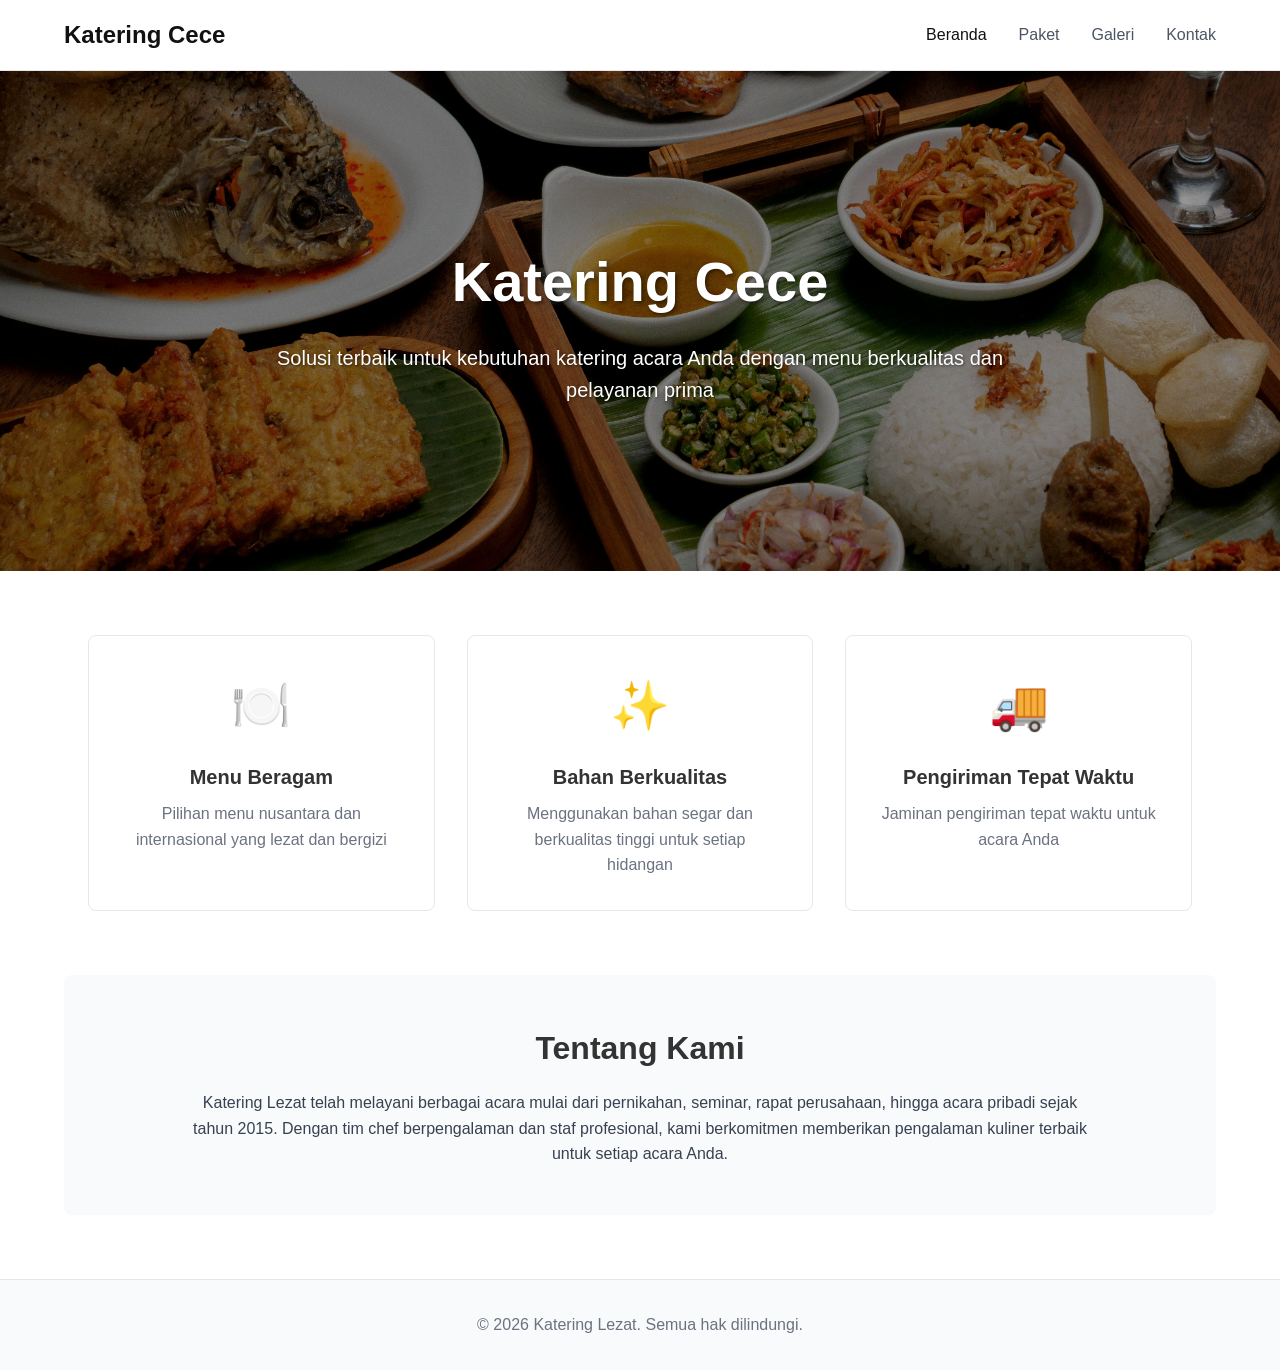
<file: index.html>
<!DOCTYPE html>
<html lang="id">
<head>
    <meta charset="UTF-8">
    <meta name="viewport" content="width=device-width, initial-scale=1.0">
    <title>Katering Lezat - Beranda</title>
    <link rel="stylesheet" href="style.css">
</head>
<body>
    <nav class="navbar">
        <div class="container">
            <div class="nav-content">
                <a href="index.html" class="logo">Katering Cece</a>
                <div class="nav-links">
                    <a href="index.html" class="nav-link active">Beranda</a>
                    <a href="paket.html" class="nav-link">Paket</a>
                    <a href="galeri.html" class="nav-link">Galeri</a>
                    <a href="kontak.html" class="nav-link">Kontak</a>
                </div>
            </div>
        </div>
    </nav>

    <main>
        <!-- Hero Section dengan Background Gambar -->
        <div class="hero-with-image">
            <div class="hero-overlay">
                <div class="container">
                    <h1>Katering Cece</h1>
                    <p class="hero-subtitle">
                        Solusi terbaik untuk kebutuhan katering acara Anda dengan menu berkualitas dan pelayanan prima
                    </p>
                </div>
            </div>
        </div>

        <div class="container">
            <div class="features">
                <div class="feature-card">
                    <div class="feature-icon">🍽️</div>
                    <h3>Menu Beragam</h3>
                    <p>Pilihan menu nusantara dan internasional yang lezat dan bergizi</p>
                </div>
                <div class="feature-card">
                    <div class="feature-icon">✨</div>
                    <h3>Bahan Berkualitas</h3>
                    <p>Menggunakan bahan segar dan berkualitas tinggi untuk setiap hidangan</p>
                </div>
                <div class="feature-card">
                    <div class="feature-icon">🚚</div>
                    <h3>Pengiriman Tepat Waktu</h3>
                    <p>Jaminan pengiriman tepat waktu untuk acara Anda</p>
                </div>
            </div>

            <div class="about-section">
                <h2>Tentang Kami</h2>
                <p>
                    Katering Lezat telah melayani berbagai acara mulai dari pernikahan, seminar,
                    rapat perusahaan, hingga acara pribadi sejak tahun 2015. Dengan tim chef
                    berpengalaman dan staf profesional, kami berkomitmen memberikan pengalaman
                    kuliner terbaik untuk setiap acara Anda.
                </p>
            </div>
        </div>
    </main>

    <footer class="footer">
        <div class="container">
            <p>&copy; 2026 Katering Lezat. Semua hak dilindungi.</p>
        </div>
    </footer>
</body>
</html>
</file>
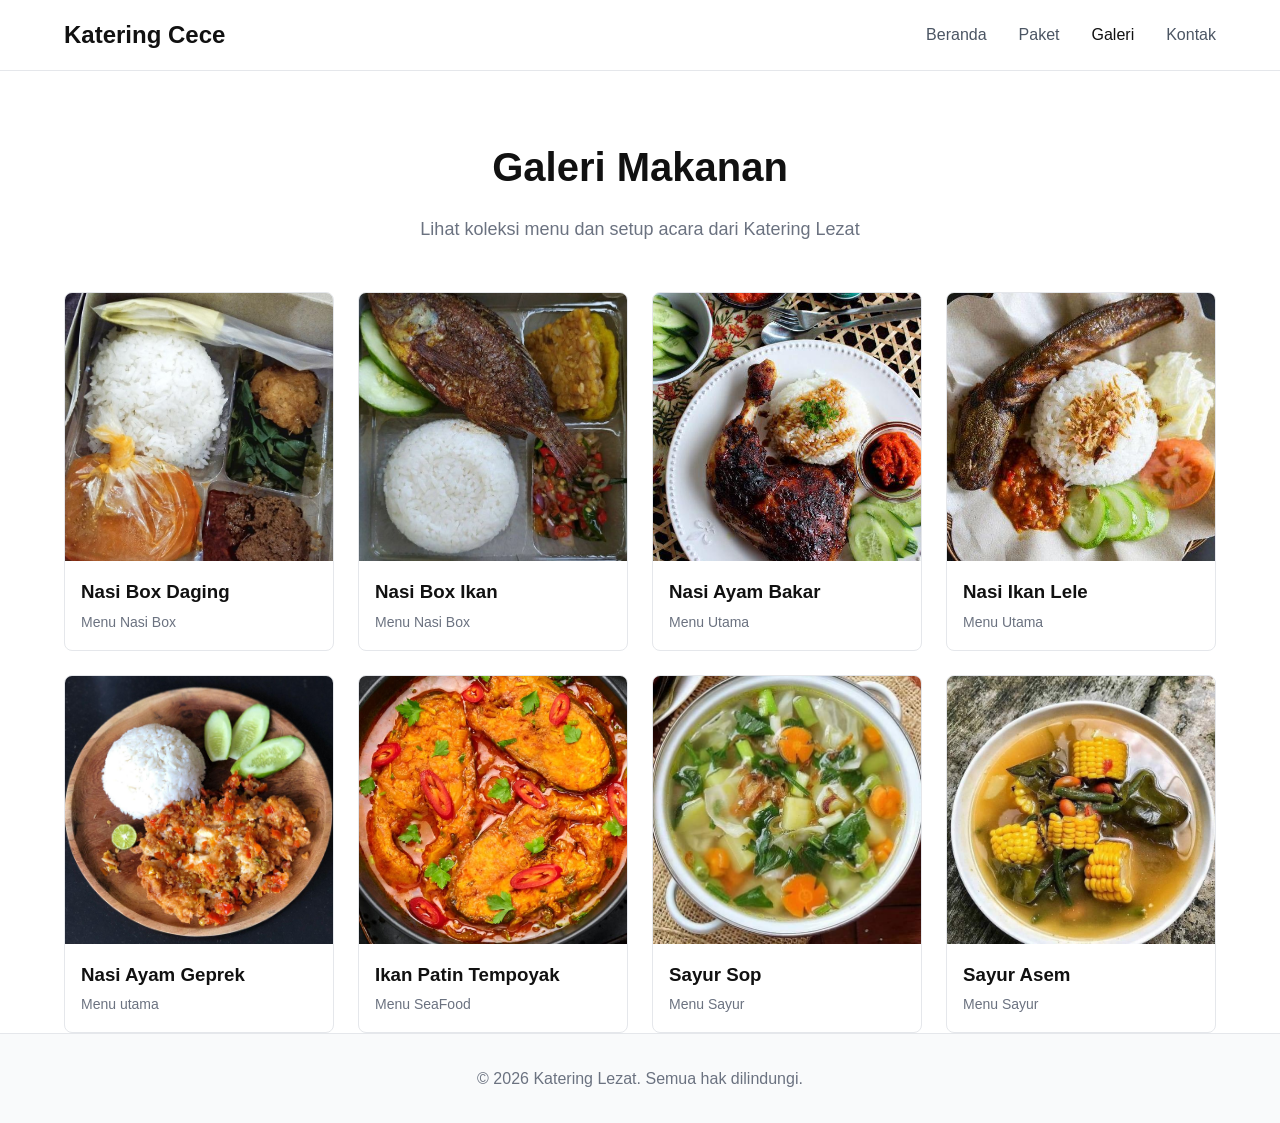
<file: galeri.html>
<!DOCTYPE html>
<html lang="id">
<head>
    <meta charset="UTF-8">
    <meta name="viewport" content="width=device-width, initial-scale=1.0">
    <title>Katering Lezat - Galeri</title>
    <link rel="stylesheet" href="style.css">
</head>
<body>
    <nav class="navbar">
        <div class="container">
            <div class="nav-content">
                <a href="index.html" class="logo">Katering Cece</a>
                <div class="nav-links">
                    <a href="index.html" class="nav-link">Beranda</a>
                    <a href="paket.html" class="nav-link">Paket</a>
                    <a href="galeri.html" class="nav-link active">Galeri</a>
                    <a href="kontak.html" class="nav-link">Kontak</a>
                </div>
            </div>
        </div>
    </nav>

    <main>
        <div class="container">
            <div class="page-header">
                <h1>Galeri Makanan</h1>
                <p>Lihat koleksi menu dan setup acara dari Katering Lezat</p>
            </div>

            <div class="gallery-grid">
                <div class="gallery-item">
                    <div class="gallery-image">
                        <img src="img/nasibox.jpeg">
                    </div>
                    <div class="gallery-info">
                        <h3>Nasi Box Daging</h3>
                        <p>Menu Nasi Box</p>
                    </div>
                </div>

                 <div class="gallery-item">
                    <div class="gallery-image">
                        <img src="img/ikangoreng.jpeg">
                    </div>
                    <div class="gallery-info">
                        <h3>Nasi Box Ikan</h3>
                        <p>Menu Nasi Box</p>
                    </div>
                </div>

                <div class="gallery-item">
                    <div class="gallery-image">
                        <img src="img/ayambakar.jpeg">
                    </div>
                    <div class="gallery-info">
                        <h3>Nasi Ayam Bakar</h3>
                        <p>Menu Utama</p>
                    </div>
                </div>

                <div class="gallery-item">
                    <div class="gallery-image">
                        <img src="img/lele.jpeg">
                    </div>
                    <div class="gallery-info">
                        <h3>Nasi Ikan Lele</h3>
                        <p>Menu Utama</p>
                    </div>
                </div>

                <div class="gallery-item">
                    <div class="gallery-image">
                        <img src="img/ayamgeprek.jpeg">
                    </div>
                    <div class="gallery-info">
                        <h3>Nasi Ayam Geprek</h3>
                        <p>Menu utama</p>
                    </div>
                </div>

                <div class="gallery-item">
                    <div class="gallery-image">
                        <img src="img/pindangikan.jpeg">
                    </div>
                    <div class="gallery-info">
                        <h3>Ikan Patin Tempoyak</h3>
                        <p>Menu SeaFood</p>
                    </div>
                </div>

                <div class="gallery-item">
                    <div class="gallery-image">
                        <img src="img/sop.jpeg">
                    </div>
                    <div class="gallery-info">
                        <h3>Sayur Sop</h3>
                        <p>Menu Sayur</p>
                    </div>
                </div>

                <div class="gallery-item">
                    <div class="gallery-image">
                        <img src="img/asem.jpeg">
                    </div>
                    <div class="gallery-info">
                        <h3>Sayur Asem</h3>
                        <p>Menu Sayur</p>
                    </div>
                </div>

                
            </div>
        </div>
    </main>

    <footer class="footer">
        <div class="container">
            <p>&copy; 2026 Katering Lezat. Semua hak dilindungi.</p>
        </div>
    </footer>
</body>
</html>
</file>
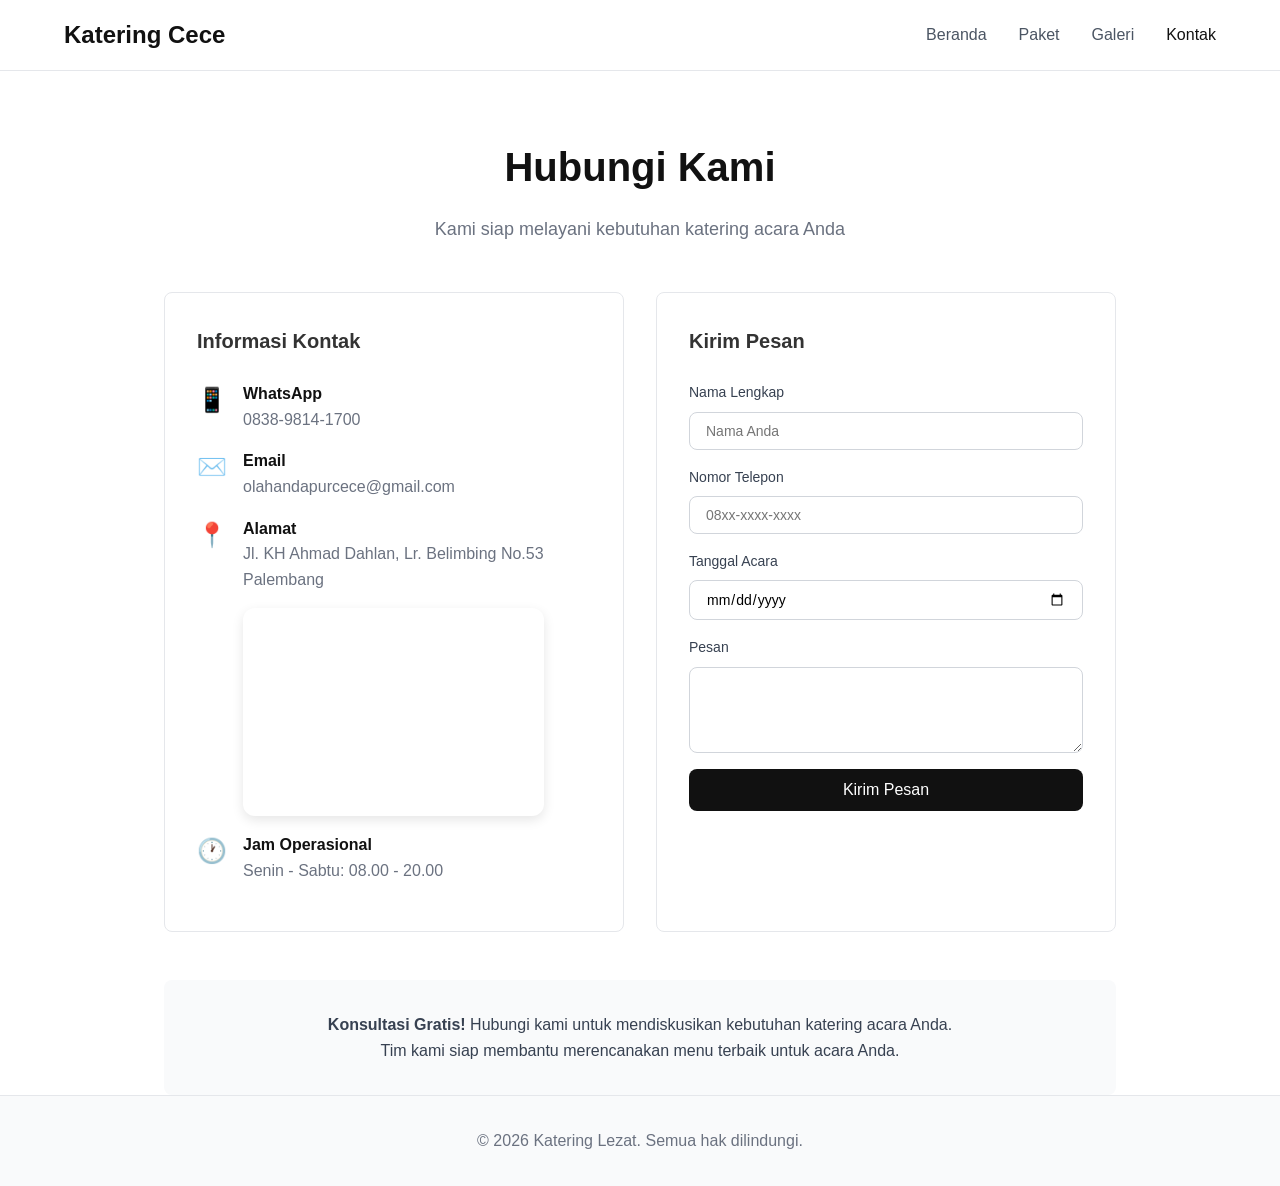
<file: kontak.html>
<!DOCTYPE html>
<html lang="id">
<head>
    <meta charset="UTF-8">
    <meta name="viewport" content="width=device-width, initial-scale=1.0">
    <title>Katering Lezat - Kontak</title>

    <link rel="stylesheet" href="style.css">
</head>

<body>

    <!-- NAVBAR -->
    <nav class="navbar">

        <div class="container">

            <div class="nav-content">

                <a href="index.html" class="logo">
                    Katering Cece
                </a>

                <div class="nav-links">

                    <a href="index.html" class="nav-link">
                        Beranda
                    </a>

                    <a href="paket.html" class="nav-link">
                        Paket
                    </a>

                    <a href="galeri.html" class="nav-link">
                        Galeri
                    </a>

                    <a href="kontak.html" class="nav-link active">
                        Kontak
                    </a>

                </div>

            </div>

        </div>

    </nav>

    <!-- MAIN -->
    <main>

        <div class="container-small">

            <!-- HEADER -->
            <div class="page-header">

                <h1>Hubungi Kami</h1>

                <p>
                    Kami siap melayani kebutuhan katering acara Anda
                </p>

            </div>

            <!-- CONTACT GRID -->
            <div class="contact-grid">

                <!-- INFO KONTAK -->
                <div class="contact-info">

                    <h3>Informasi Kontak</h3>

                    <!-- WHATSAPP -->
                    <div class="contact-item">

                        <div class="contact-icon">📱</div>

                        <div>

                            <p class="contact-label">
                                WhatsApp
                            </p>

                            <p class="contact-value">
                                0838-9814-1700
                            </p>

                        </div>

                    </div>

                    <!-- EMAIL -->
                    <div class="contact-item">

                        <div class="contact-icon">✉️</div>

                        <div>

                            <p class="contact-label">
                                Email
                            </p>

                            <p class="contact-value">
                                olahandapurcece@gmail.com
                            </p>

                        </div>

                    </div>

                    <!-- ALAMAT + MAP -->
                    <div class="contact-item">

                        <div class="contact-icon">📍</div>

                        <div>

                            <p class="contact-label">
                                Alamat
                            </p>

                            <p class="contact-value">
                                Jl. KH Ahmad Dahlan,
                                Lr. Belimbing No.53
                                <br>
                                Palembang
                            </p>

                            <!-- MAP -->
                            <div class="mini-map">

                                <iframe
                                    src="https://www.google.com/maps?q=Lorong+Belimbing+No.53,+26+Ilir,+Kec.+Bukit+Kecil,+Kota+Palembang,+Sumatera+Selatan+30127,+Indonesia&output=embed"
                                    width="100%"
                                    height="200"
                                    style="border:0;"
                                    allowfullscreen=""
                                    loading="lazy">
                                </iframe>

                            </div>

                        </div>

                    </div>

                    <!-- JAM -->
                    <div class="contact-item">

                        <div class="contact-icon">🕐</div>

                        <div>

                            <p class="contact-label">
                                Jam Operasional
                            </p>

                            <p class="contact-value">
                                Senin - Sabtu:
                                08.00 - 20.00
                            </p>

                        </div>

                    </div>

                </div>

                <!-- FORM -->
                <div class="contact-form-wrapper">

                    <h3>Kirim Pesan</h3>

                    <form id="contactForm" class="contact-form">

                        <!-- NAMA -->
                        <div class="form-group">

                            <label for="nama">
                                Nama Lengkap
                            </label>

                            <input
                                type="text"
                                id="nama"
                                name="nama"
                                placeholder="Nama Anda"
                                required
                            >

                        </div>

                        <!-- TELEPON -->
                        <div class="form-group">

                            <label for="telepon">
                                Nomor Telepon
                            </label>

                            <input
                                type="tel"
                                id="telepon"
                                name="telepon"
                                placeholder="08xx-xxxx-xxxx"
                                required
                            >

                        </div>

                        <!-- TANGGAL -->
                        <div class="form-group">

                            <label for="tanggal">
                                Tanggal Acara
                            </label>

                            <input
                                type="date"
                                id="tanggal"
                                name="tanggal"
                                required
                            >

                        </div>

                        <!-- PESAN -->
                        <div class="form-group">

                            <label for="pesan">
                                Pesan
                            </label>

                            <textarea
                                id="pesan"
                                name="pesan"
                                rows="4"
                                placeholder="Jelaskan kebutuhan katering Anda..."
                                required>
                            </textarea>

                        </div>

                        <!-- BUTTON -->
                        <button type="submit" class="btn-submit">
                            Kirim Pesan
                        </button>

                    </form>

                </div>

            </div>

            <!-- INFO BOX -->
            <div class="info-box">

                <p>

                    <strong>
                        Konsultasi Gratis!
                    </strong>

                    Hubungi kami untuk mendiskusikan kebutuhan katering acara Anda.

                    <br>

                    Tim kami siap membantu merencanakan menu terbaik untuk acara Anda.

                </p>

            </div>

        </div>

    </main>

    <!-- FOOTER -->
    <footer class="footer">

        <div class="container">

            <p>
                &copy; 2026 Katering Lezat.
                Semua hak dilindungi.
            </p>

        </div>

    </footer>

    <script src="script.js"></script>

</body>
</html>
</file>
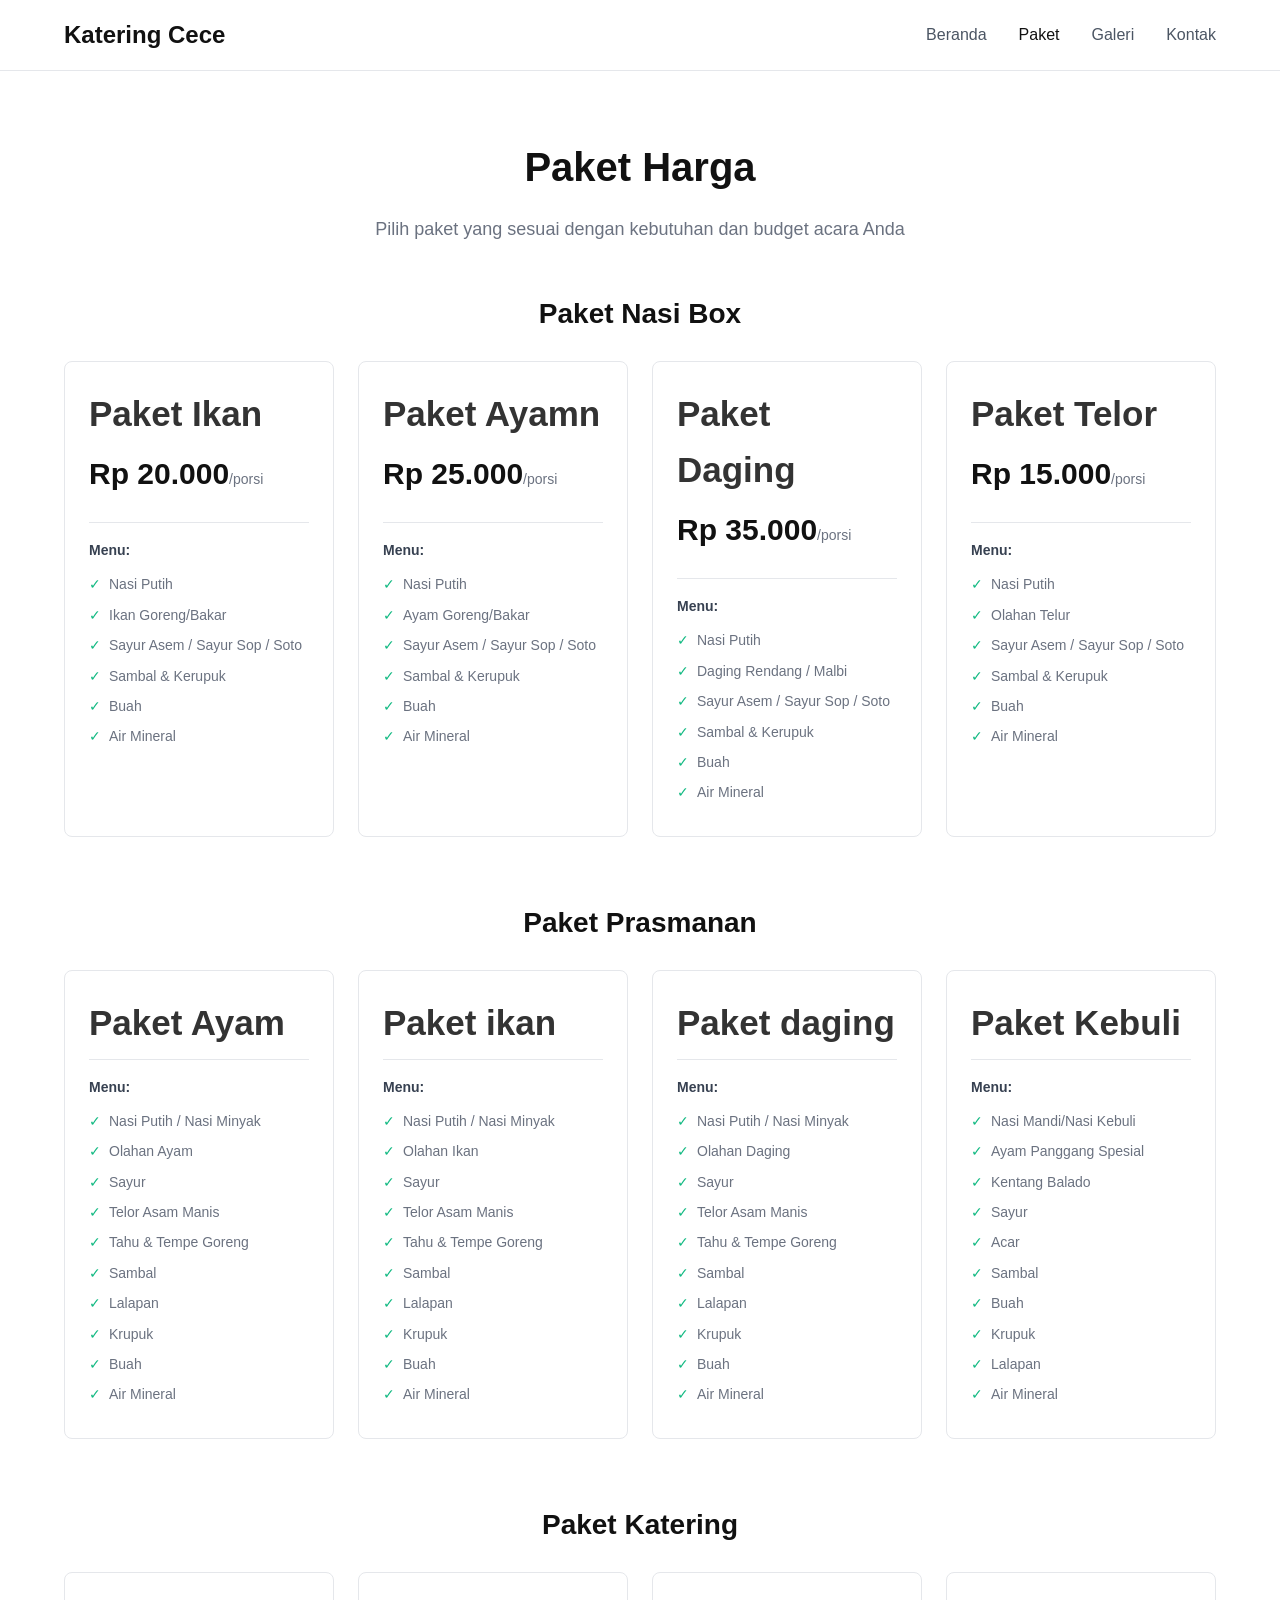
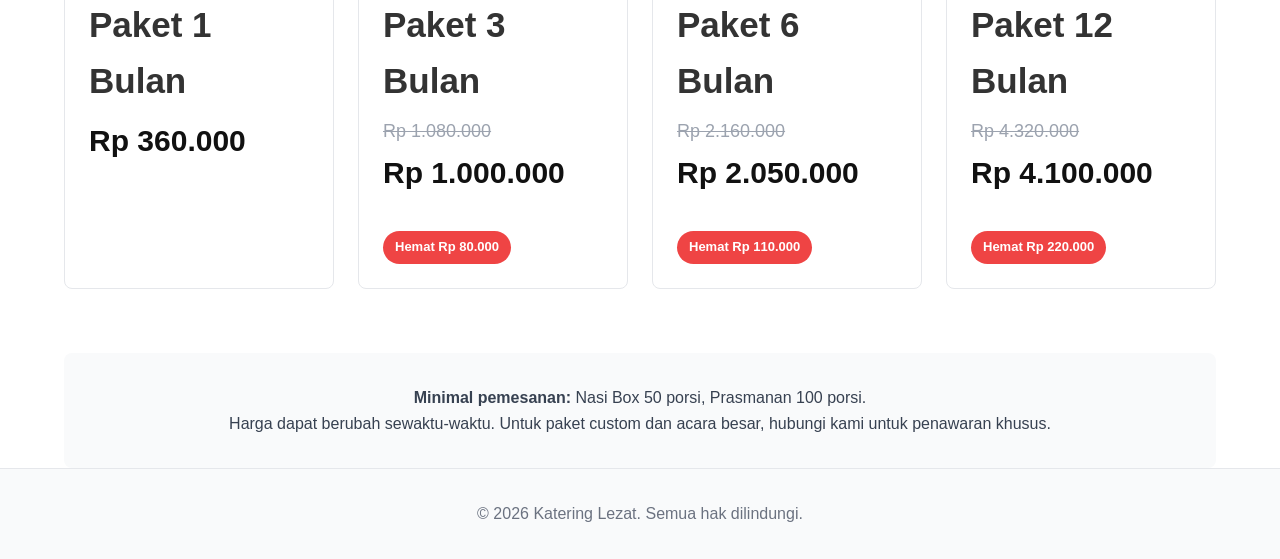
<file: paket.html>
<!DOCTYPE html>
<html lang="id">
<head>
    <meta charset="UTF-8">
    <meta name="viewport" content="width=device-width, initial-scale=1.0">
    <title>Katering Lezat - Paket Harga</title>
    <link rel="stylesheet" href="style.css">
</head>
<body>
    <nav class="navbar">
        <div class="container">
            <div class="nav-content">
                <a href="index.html" class="logo">Katering Cece</a>
                <div class="nav-links">
                    <a href="index.html" class="nav-link">Beranda</a>
                    <a href="paket.html" class="nav-link active">Paket</a>
                    <a href="galeri.html" class="nav-link">Galeri</a>
                    <a href="kontak.html" class="nav-link">Kontak</a>
                </div>
            </div>
        </div>
    </nav>

    <main>
        <div class="container">
            <div class="page-header">
                <h1>Paket Harga</h1>
                <p>Pilih paket yang sesuai dengan kebutuhan dan budget acara Anda</p>
            </div>

            <!-- PAKET NASI BOX -->
            <div class="paket-section">
                <h2 class="section-title">Paket Nasi Box</h2>
                <div class="paket-grid">
                    <div class="paket-card">
                        <h3>Paket Ikan</h3>
                        <p class="price">Rp 20.000<span>/porsi</span></p>
                        <div class="menu-list">
                            <p class="menu-title">Menu:</p>
                            <ul>
                                <li>Nasi Putih</li>
                                <li>Ikan Goreng/Bakar</li>
                                <li>Sayur Asem / Sayur Sop / Soto</li>
                                <li>Sambal & Kerupuk</li>
                                <li>Buah</li>
                                <li>Air Mineral</li>
                            </ul>
                        </div>
                    </div>

                    <div class="paket-card">
                        <h3>Paket Ayamn</h3>
                        <p class="price">Rp 25.000<span>/porsi</span></p>
                        <div class="menu-list">
                            <p class="menu-title">Menu:</p>
                            <ul>
                                <li>Nasi Putih</li>
                                <li>Ayam Goreng/Bakar</li>
                                <li>Sayur Asem / Sayur Sop / Soto</li>
                                <li>Sambal & Kerupuk</li>
                                <li>Buah</li>
                                <li>Air Mineral</li>
                            </ul>
                        </div>
                    </div>

                    <div class="paket-card">
                        <h3>Paket Daging</h3>
                        <p class="price">Rp 35.000<span>/porsi</span></p>
                        <div class="menu-list">
                            <p class="menu-title">Menu:</p>
                            <ul>
                                <li>Nasi Putih</li>
                                <li>Daging Rendang / Malbi </li>
                                <li>Sayur Asem / Sayur Sop / Soto</li>
                                <li>Sambal & Kerupuk</li>
                                <li>Buah</li>
                                <li>Air Mineral</li>
                            </ul>
                        </div>
                    </div>

                    <div class="paket-card">
                        <h3>Paket Telor</h3>
                        <p class="price">Rp 15.000<span>/porsi</span></p>
                        <div class="menu-list">
                            <p class="menu-title">Menu:</p>
                            <ul>
                                <li>Nasi Putih</li>
                                <li>Olahan Telur</li>
                                <li>Sayur Asem / Sayur Sop / Soto</li>
                                <li>Sambal & Kerupuk</li>
                                <li>Buah</li>
                                <li>Air Mineral</li>
                            </ul>
                        </div>
                    </div>
                </div>
            </div>

            <!-- PAKET PRASMANAN -->
            <div class="paket-section">
                <h2 class="section-title">Paket Prasmanan</h2>
                <div class="paket-grid">
                    <div class="paket-card">
                        <h3>Paket Ayam</h3>
                        
                        <div class="menu-list">
                            <p class="menu-title">Menu:</p>
                            <ul>
                                <li>Nasi Putih / Nasi  Minyak</li>
                                <li>Olahan Ayam</li>
                                <li>Sayur</li>
                                <li>Telor Asam Manis</li>
                                <li>Tahu & Tempe Goreng</li>
                                <li>Sambal</li>
                                <li>Lalapan</li>
                                <li>Krupuk</li>
                                <li>Buah</li>
                                <li>Air Mineral</li>
                            </ul>
                        </div>
                    </div>

                    <div class="paket-card">
                        <h3>Paket ikan</h3>
                        
                        <div class="menu-list">
                            <p class="menu-title">Menu:</p>
                            <ul>
                                <li>Nasi Putih / Nasi Minyak </li>
                                <li>Olahan Ikan</li>
                                <li>Sayur</li>
                                <li>Telor Asam Manis</li>
                                <li>Tahu & Tempe Goreng</li>
                                <li>Sambal</li>
                                <li>Lalapan</li>
                                <li>Krupuk</li>
                                <li>Buah</li>
                                <li>Air Mineral</li>
                            </ul>
                        </div>
                    </div>

                    <div class="paket-card">
                        <h3>Paket daging</h3>
                        
                        <div class="menu-list">
                            <p class="menu-title">Menu:</p>
                            <ul>
                                <li>Nasi Putih / Nasi Minyak </li>
                                <li>Olahan Daging</li>
                                <li>Sayur</li>
                                <li>Telor Asam Manis</li>
                                <li>Tahu & Tempe Goreng</li>
                                <li>Sambal</li>
                                <li>Lalapan</li>
                                <li>Krupuk</li>
                                <li>Buah</li>
                                <li>Air Mineral</li>
                            </ul>
                        </div>
                    </div>

                    <div class="paket-card">
                        <h3>Paket Kebuli</h3>
                        
                        <div class="menu-list">
                            <p class="menu-title">Menu:</p>
                            <ul>
                                <li>Nasi Mandi/Nasi Kebuli</li>
                                <li>Ayam Panggang Spesial</li>
                                <li>Kentang Balado</li>
                                <li>Sayur</li>
                                <li>Acar</li>
                                <li>Sambal</li>
                                <li>Buah</li>
                                <li>Krupuk</li>
                                <li>Lalapan</li>
                                <li>Air Mineral</li>
                            </ul>
                        </div>
                    </div>
                </div>
            </div>
             <!-- PAKET KATERING -->
<div class="paket-section">

    <h2 class="section-title">Paket Katering</h2>

    <div class="paket-grid">

        <!-- 1 BULAN -->
        <div class="paket-card">

            <h3>Paket 1 Bulan</h3>

            <p class="price">
                Rp 360.000
            </p>

        </div>

        <!-- 3 BULAN -->
        <div class="paket-card">

            <h3>Paket 3 Bulan</h3>

            <p class="old-price">
                Rp 1.080.000
            </p>

            <p class="price">
                Rp 1.000.000
            </p>

            <span class="discount-badge">
                Hemat Rp 80.000
            </span>

        </div>

        <!-- 6 BULAN -->
        <div class="paket-card">

            <h3>Paket 6 Bulan</h3>

            <p class="old-price">
                Rp 2.160.000
            </p>

            <p class="price">
                Rp 2.050.000
            </p>

            <span class="discount-badge">
                Hemat Rp 110.000
            </span>

        </div>

        <!-- 12 BULAN -->
        <div class="paket-card">

            <h3>Paket 12 Bulan</h3>

            <p class="old-price">
                Rp 4.320.000
            </p>

            <p class="price">
                Rp 4.100.000
            </p>

            <span class="discount-badge">
                Hemat Rp 220.000
            </span>

        </div>

    </div>

</div>

            <div class="info-box">
                <p>
                    <strong>Minimal pemesanan:</strong> Nasi Box 50 porsi, Prasmanan 100 porsi.<br>
                    Harga dapat berubah sewaktu-waktu. Untuk paket custom dan acara besar, hubungi kami untuk penawaran khusus.
                </p>
            </div>
        </div>
    </main>

    <footer class="footer">
        <div class="container">
            <p>&copy; 2026 Katering Lezat. Semua hak dilindungi.</p>
        </div>
    </footer>
</body>
</html>
</file>
<file: style.css>
* {
    margin: 0;
    padding: 0;
    box-sizing: border-box;
}

body {
    font-family: -apple-system, BlinkMacSystemFont, 'Segoe UI', Roboto, 'Helvetica Neue', Arial, sans-serif;
    line-height: 1.6;
    color: #333;
    min-height: 100vh;
    display: flex;
    flex-direction: column;
}

.container {
    max-width: 1200px;
    margin: 0 auto;
    padding: 0 24px;
}

.container-small {
    max-width: 1000px;
    margin: 0 auto;
    padding: 0 24px;
}

/* Navbar */
.navbar {
    background: #fff;
    border-bottom: 1px solid #e5e7eb;
    position: sticky;
    top: 0;
    z-index: 100;
}

.nav-content {
    display: flex;
    align-items: center;
    justify-content: space-between;
    padding: 16px 0;
}

.logo {
    font-size: 24px;
    font-weight: 600;
    color: #111;
    text-decoration: none;
}

.nav-links {
    display: flex;
    gap: 32px;
}

.nav-link {
    color: #4b5563;
    text-decoration: none;
    transition: color 0.2s;
}

.nav-link:hover,
.nav-link.active {
    color: #111;
}

/* Main */
main {
    flex: 1;
}

/* Hero Section dengan Background Gambar */
.hero-with-image {
    position: relative;
    height: 500px;
    background:
        linear-gradient(rgba(0, 0, 0, 0.4), rgba(0, 0, 0, 0.4)),
        url('img/nusantara.jpg');

    background-position: center;
    background-size: cover;
    background-repeat: no-repeat;

    display: flex;
    align-items: center;
    justify-content: center;

    margin-bottom: 64px;
}

.hero-overlay {
    text-align: center;
    color: #fff;
    z-index: 1;
}

.hero-with-image h1 {
    font-size: 56px;
    font-weight: 700;
    color: #fff;
    margin-bottom: 16px;
    text-shadow: 2px 2px 4px rgba(0, 0, 0, 0.5);
}

.hero-with-image .hero-subtitle {
    font-size: 20px;
    color: #fff;
    max-width: 800px;
    margin: 0 auto;
    text-shadow: 1px 1px 3px rgba(0, 0, 0, 0.5);
}

/* Hero Section (untuk halaman lain tanpa gambar) */
.hero {
    text-align: center;
    margin-bottom: 64px;
    padding: 64px 0;
}

.hero h1 {
    font-size: 48px;
    font-weight: 700;
    color: #111;
    margin-bottom: 16px;
}

.hero-subtitle {
    font-size: 20px;
    color: #6b7280;
    max-width: 800px;
    margin: 0 auto;
}

/* Features */
.features {
    display: grid;
    grid-template-columns: repeat(auto-fit, minmax(300px, 1fr));
    gap: 32px;
    margin-bottom: 64px;
    padding: 0 24px;
}

.feature-card {
    text-align: center;
    padding: 32px;
    background: #fff;
    border: 1px solid #e5e7eb;
    border-radius: 8px;
}

.feature-icon {
    font-size: 48px;
    margin-bottom: 16px;
}

.feature-card h3 {
    font-size: 20px;
    font-weight: 600;
    margin-bottom: 8px;
}

.feature-card p {
    color: #6b7280;
}

/* About Section */
.about-section {
    background: #f9fafb;
    border-radius: 8px;
    padding: 48px;
    text-align: center;
    margin-bottom: 64px;
}

.about-section h2 {
    font-size: 32px;
    font-weight: 700;
    margin-bottom: 16px;
}

.about-section p {
    color: #374151;
    max-width: 900px;
    margin: 0 auto;
}

/* Page Header */
.page-header {
    text-align: center;
    margin-bottom: 48px;
    padding-top: 64px;
}

.page-header h1 {
    font-size: 40px;
    font-weight: 700;
    color: #111;
    margin-bottom: 16px;
}

.page-header p {
    color: #6b7280;
    font-size: 18px;
}

/* Paket Section */
.paket-section {
    margin-bottom: 64px;
}

.section-title {
    font-size: 28px;
    font-weight: 700;
    color: #111;
    margin-bottom: 24px;
    text-align: center;
}

/* Paket Grid */
.paket-grid {
    display: grid;
    grid-template-columns: repeat(auto-fit, minmax(250px, 1fr));
    gap: 24px;
    margin-bottom: 24px;
}

.paket-card {
    background: #fff;
    border: 1px solid #e5e7eb;
    border-radius: 8px;
    padding: 24px;
    transition: box-shadow 0.3s;
}

.paket-card:hover {
    box-shadow: 0 10px 25px rgba(0, 0, 0, 0.1);
}

.paket-card h3 {
    font-size: 35px;
    font-weight: 700;
    margin-bottom: 8px;
}

.price {
    font-size: 30px;
    font-weight: 700;
    color: #111;
    margin-bottom: 24px;
}

.price span {
    font-size: 14px;
    font-weight: 400;
    color: #6b7280;
}

.menu-list {
    border-top: 1px solid #e5e7eb;
    padding-top: 16px;
}

.menu-title {
    font-size: 14px;
    font-weight: 600;
    color: #374151;
    margin-bottom: 12px;
}

.menu-list ul {
    list-style: none;
}

.menu-list li {
    font-size: 14px;
    color: #6b7280;
    margin-bottom: 8px;
    display: flex;
    align-items: flex-start;
}

.menu-list li::before {
    content: "✓";
    color: #10b981;
    margin-right: 8px;
    flex-shrink: 0;
}

/* Gallery Grid */
.gallery-grid {
    display: grid;
    grid-template-columns: repeat(auto-fit, minmax(250px, 1fr));
    gap: 24px;
}

.gallery-item {
    background: #fff;
    border: 1px solid #e5e7eb;
    border-radius: 8px;
    overflow: hidden;
    transition: box-shadow 0.3s;
}

.gallery-item:hover {
    box-shadow: 0 10px 25px rgba(0, 0, 0, 0.1);
}

.gallery-image {
    aspect-ratio: 1;
    background: #f3f4f6;
    overflow: hidden;
}

.gallery-image img {
    width: 100%;
    height: 100%;
    object-fit: cover;
}

.gallery-info {
    padding: 16px;
}

.gallery-info h3 {
    font-weight: 600;
    color: #111;
    margin-bottom: 4px;
}

.gallery-info p {
    font-size: 14px;
    color: #6b7280;
}

/* Contact Grid */
.contact-grid {
    display: grid;
    grid-template-columns: repeat(auto-fit, minmax(350px, 1fr));
    gap: 32px;
    margin-bottom: 48px;
}

.contact-info,
.contact-form-wrapper {
    background: #fff;
    border: 1px solid #e5e7eb;
    border-radius: 8px;
    padding: 32px;
}

.contact-info h3,
.contact-form-wrapper h3 {
    font-size: 20px;
    font-weight: 700;
    margin-bottom: 24px;
}

.contact-item {
    display: flex;
    align-items: flex-start;
    margin-bottom: 16px;
}

.contact-icon {
    font-size: 24px;
    margin-right: 16px;
}

.contact-label {
    font-weight: 600;
    color: #111;
}

.contact-value {
    color: #6b7280;
}

/* Form */
.contact-form {
    display: flex;
    flex-direction: column;
    gap: 16px;
}

.form-group {
    display: flex;
    flex-direction: column;
}

.form-group label {
    font-size: 14px;
    font-weight: 500;
    color: #374151;
    margin-bottom: 8px;
}

.form-group input,
.form-group textarea {
    width: 100%;
    padding: 10px 16px;
    border: 1px solid #d1d5db;
    border-radius: 8px;
    font-size: 14px;
    font-family: inherit;
}

.form-group input:focus,
.form-group textarea:focus {
    outline: none;
    border-color: #111;
    box-shadow: 0 0 0 3px rgba(0, 0, 0, 0.1);
}

.form-group textarea {
    resize: vertical;
}

.btn-submit {
    width: 100%;
    background: #111;
    color: #fff;
    padding: 12px 24px;
    border: none;
    border-radius: 8px;
    font-size: 16px;
    font-weight: 500;
    cursor: pointer;
    transition: background 0.2s;
}

.btn-submit:hover {
    background: #1f2937;
}

/* Info Box */
.info-box {
    background: #f9fafb;
    border-radius: 8px;
    padding: 32px;
    text-align: center;
}

.info-box p {
    color: #374151;
}

/* Footer */
.footer {
    background: #f9fafb;
    border-top: 1px solid #e5e7eb;
    padding: 32px 0;
    margin-top: auto;
}

.footer p {
    text-align: center;
    color: #6b7280;
}

/* Responsive */
@media (max-width: 768px) {
    .nav-links {
        gap: 16px;
    }

    .hero-with-image {
        height: 400px;
    }

    .hero-with-image h1 {
        font-size: 40px;
    }

    .hero-with-image .hero-subtitle {
        font-size: 18px;
    }

    .hero h1 {
        font-size: 36px;
    }

    .hero-subtitle {
        font-size: 18px;
    }

    .features {
        grid-template-columns: 1fr;
    }

    .paket-grid {
        grid-template-columns: 1fr;
    }

    .gallery-grid {
        grid-template-columns: repeat(2, 1fr);
    }

    .contact-grid {
        grid-template-columns: 1fr;
    }
}

@media (max-width: 480px) {
    .nav-content {
        flex-direction: column;
        gap: 16px;
    }

    .hero-with-image {
        height: 350px;
    }

    .hero-with-image h1 {
        font-size: 32px;
    }

    .gallery-grid {
        grid-template-columns: 1fr;
    }
}
.map-container {
    margin-bottom: 48px;
    overflow: hidden;
    border-radius: 12px;
    box-shadow: 0 5px 20px rgba(0,0,0,0.1);
}
.mini-map {
    margin-top: 16px;
    border-radius: 12px;
    overflow: hidden;
    box-shadow: 0 4px 12px rgba(0,0,0,0.1);
}
.old-price {
    font-size: 18px;
    color: #9ca3af;
    text-decoration: line-through;
    margin-bottom: 4px;
}

.discount-badge {
    display: inline-block;
    margin-top: 10px;
    background: #ef4444;
    color: white;
    padding: 6px 12px;
    border-radius: 999px;
    font-size: 13px;
    font-weight: 600;
}
</file>
